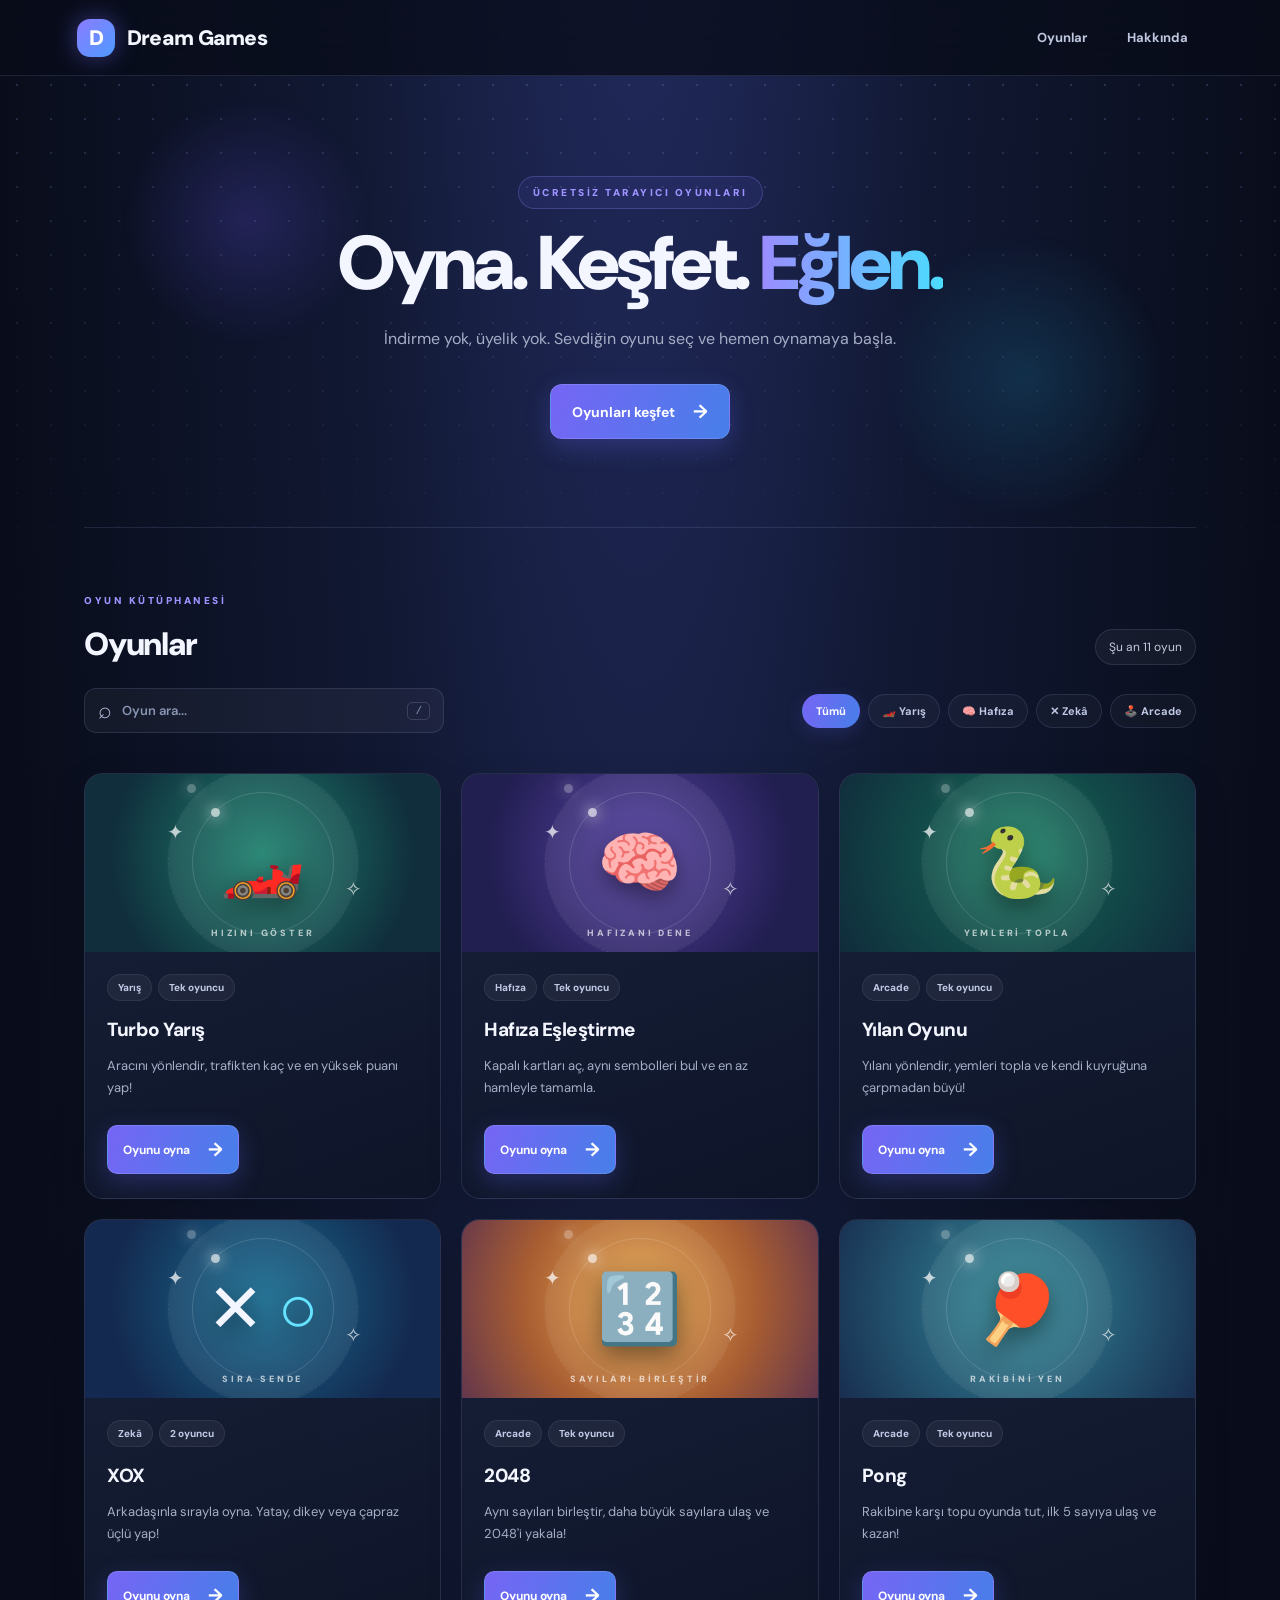
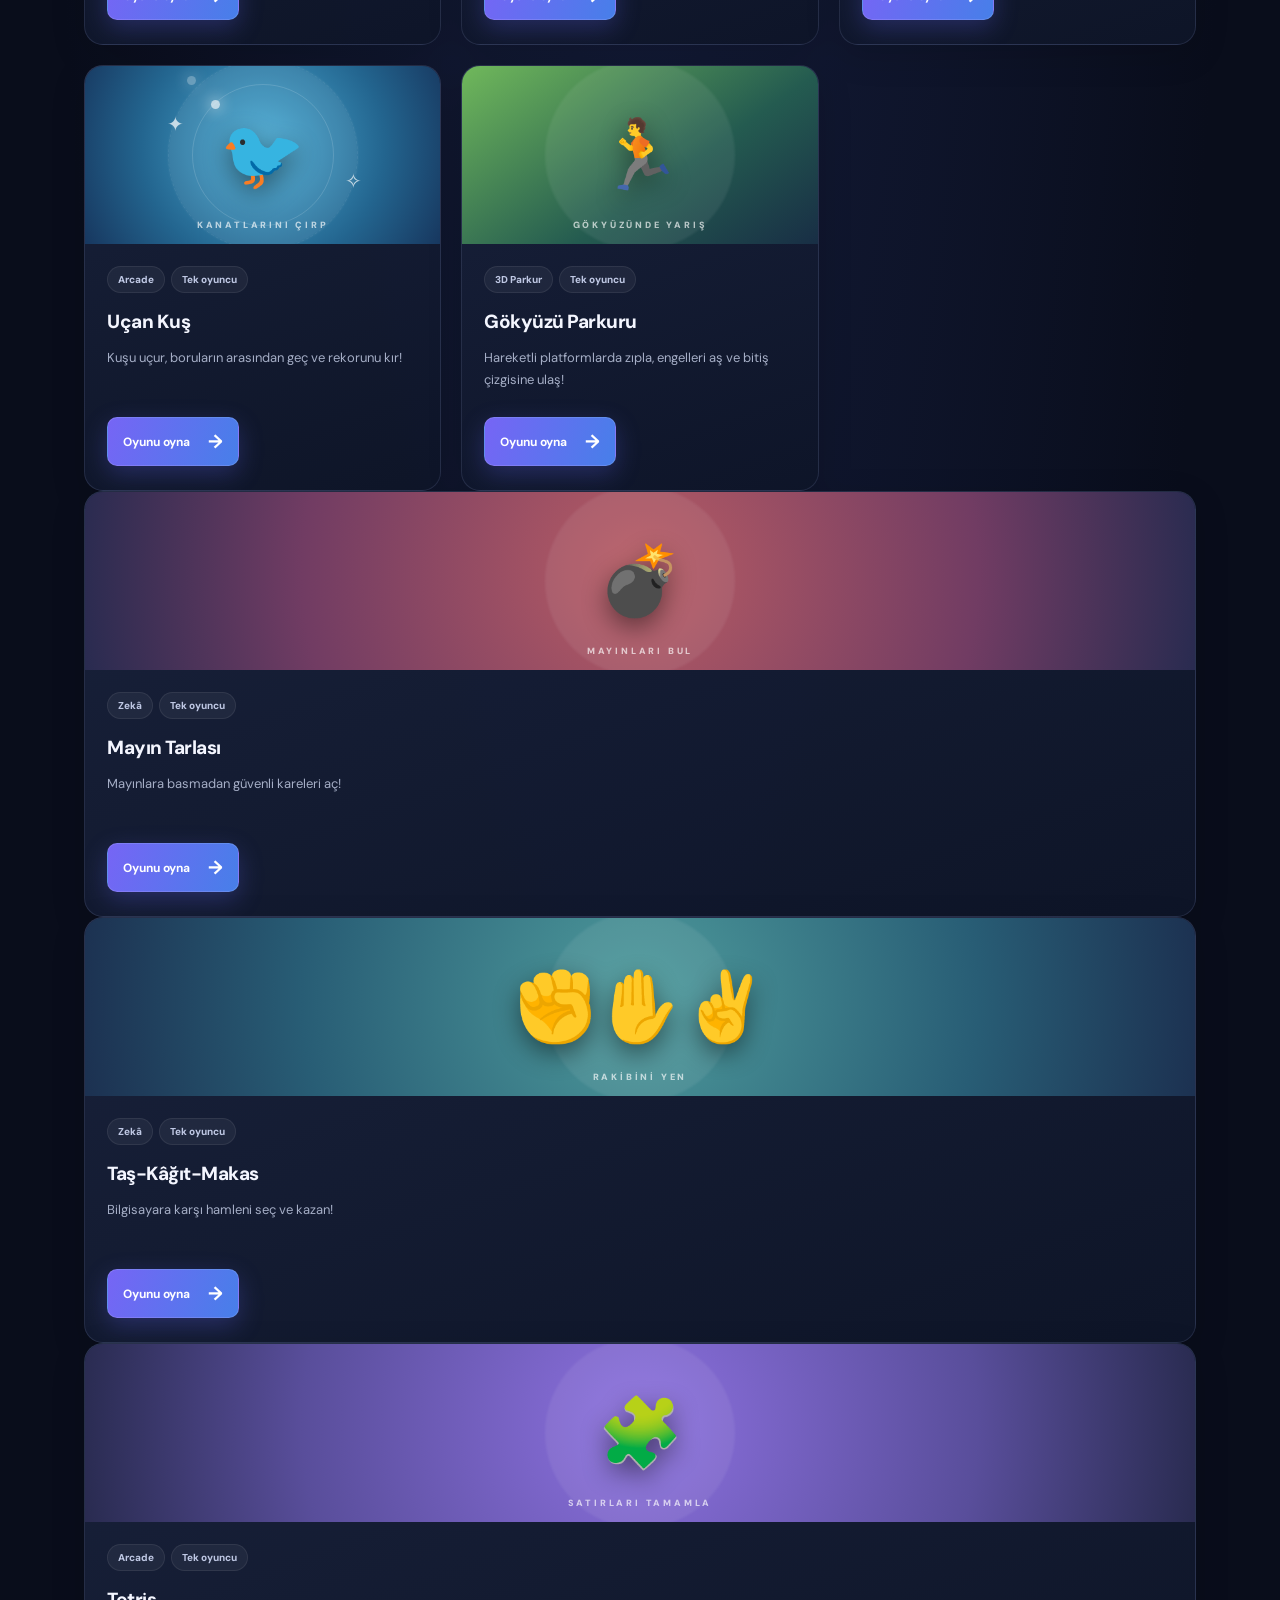
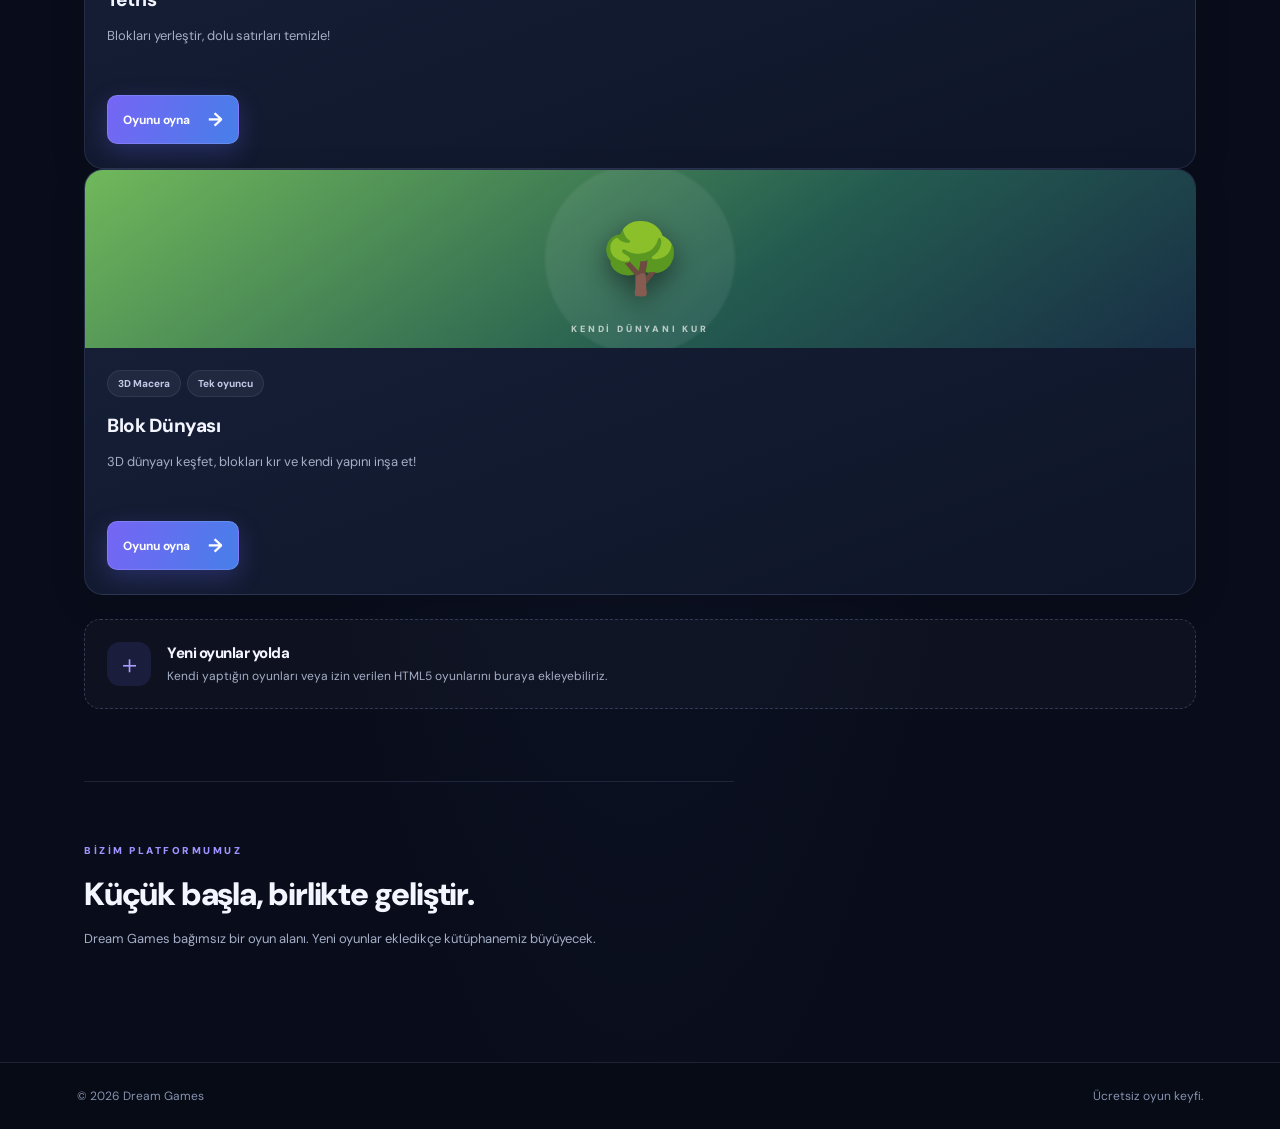
<file: index.html>
<!doctype html>
<html lang="tr">
<head>
  <meta charset="utf-8">
  <meta name="viewport" content="width=device-width, initial-scale=1">
  <meta name="description" content="Dream Games — ücretsiz tarayıcı oyunları.">
  <title>Dream Games — Ücretsiz Tarayıcı Oyunları</title>
  <link rel="stylesheet" href="style.css">
</head>
<body>
  <header class="topbar">
    <a class="brand" href="#"><span class="brand-mark">D</span> Dream Games</a>
    <nav aria-label="Ana menü"><a href="#oyunlar">Oyunlar</a><a href="#hakkinda">Hakkında</a></nav>
  </header>
  <main>
    <section class="hero">
      <p class="eyebrow">ÜCRETSİZ TARAYICI OYUNLARI</p>
      <h1>Oyna. Keşfet. <span>Eğlen.</span></h1>
      <p class="hero-copy">İndirme yok, üyelik yok. Sevdiğin oyunu seç ve hemen oynamaya başla.</p>
      <a class="primary-button" href="#oyunlar">Oyunları keşfet <span aria-hidden="true">→</span></a>
    </section>
    <section id="oyunlar" class="games-section">
      <div class="section-heading"><div><p class="eyebrow">OYUN KÜTÜPHANESİ</p><h2>Oyunlar</h2></div><span class="game-count">Şu an 11 oyun</span></div>
      <div class="library-tools" aria-label="Oyun arama ve filtreleme">
        <label class="search-box"><span aria-hidden="true">⌕</span><input id="gameSearch" type="search" placeholder="Oyun ara..." autocomplete="off" aria-label="Oyun ara"><kbd>/</kbd></label>
        <div class="filter-list" role="group" aria-label="Oyun kategorileri">
          <button class="filter-button active" type="button" data-filter="all" aria-pressed="true">Tümü</button>
          <button class="filter-button" type="button" data-filter="Yarış" aria-pressed="false">🏎️ Yarış</button>
          <button class="filter-button" type="button" data-filter="Hafıza" aria-pressed="false">🧠 Hafıza</button>
          <button class="filter-button" type="button" data-filter="Zekâ" aria-pressed="false">✕ Zekâ</button>
          <button class="filter-button" type="button" data-filter="Arcade" aria-pressed="false">🕹️ Arcade</button>
        </div>
      </div>
      <p class="search-result" id="searchResult" aria-live="polite"></p>
      <div class="game-grid">
        <article class="game-card" data-category="Yarış">
          <div class="game-art art-race"><span class="art-orbit orbit-one"></span><span class="art-orbit orbit-two"></span><span class="art-spark spark-one">✦</span><span class="art-spark spark-two">✧</span><span class="art-main-icon">🏎️</span><span class="art-caption">HIZINI GÖSTER</span></div>
          <div class="game-info"><div><span class="tag">Yarış</span><span class="tag">Tek oyuncu</span></div>
            <h3>Turbo Yarış</h3><p>Aracını yönlendir, trafikten kaç ve en yüksek puanı yap!</p>
            <button class="play-button" data-game="race">Oyunu oyna <span>→</span></button>
          </div>
        </article>
        <article class="game-card" data-category="Hafıza">
          <div class="game-art art-memory"><span class="art-orbit orbit-one"></span><span class="art-orbit orbit-two"></span><span class="art-spark spark-one">✦</span><span class="art-spark spark-two">✧</span><span class="art-main-icon">🧠</span><span class="art-caption">HAFIZANI DENE</span></div>
          <div class="game-info"><div><span class="tag">Hafıza</span><span class="tag">Tek oyuncu</span></div>
            <h3>Hafıza Eşleştirme</h3><p>Kapalı kartları aç, aynı sembolleri bul ve en az hamleyle tamamla.</p>
            <button class="play-button" data-game="memory">Oyunu oyna <span>→</span></button>
          </div>
        </article>
        <article class="game-card" data-category="Arcade">
          <div class="game-art art-snake"><span class="art-orbit orbit-one"></span><span class="art-orbit orbit-two"></span><span class="art-spark spark-one">✦</span><span class="art-spark spark-two">✧</span><span class="art-main-icon">🐍</span><span class="art-caption">YEMLERİ TOPLA</span></div>
          <div class="game-info"><div><span class="tag">Arcade</span><span class="tag">Tek oyuncu</span></div>
            <h3>Yılan Oyunu</h3><p>Yılanı yönlendir, yemleri topla ve kendi kuyruğuna çarpmadan büyü!</p>
            <button class="play-button" data-game="snake">Oyunu oyna <span>→</span></button>
          </div>
        </article>
        <article class="game-card" data-category="Zekâ">
          <div class="game-art art-tictactoe"><span class="art-orbit orbit-one"></span><span class="art-orbit orbit-two"></span><span class="art-spark spark-one">✦</span><span class="art-spark spark-two">✧</span><span class="art-main-icon">✕ <i>○</i></span><span class="art-caption">SIRA SENDE</span></div>
          <div class="game-info"><div><span class="tag">Zekâ</span><span class="tag">2 oyuncu</span></div>
            <h3>XOX</h3><p>Arkadaşınla sırayla oyna. Yatay, dikey veya çapraz üçlü yap!</p>
            <button class="play-button" data-game="tictactoe">Oyunu oyna <span>→</span></button>
          </div>
        </article>
        <article class="game-card" data-category="Arcade">
          <div class="game-art art-2048"><span class="art-orbit orbit-one"></span><span class="art-orbit orbit-two"></span><span class="art-spark spark-one">✦</span><span class="art-spark spark-two">✧</span><span class="art-main-icon">🔢</span><span class="art-caption">SAYILARI BİRLEŞTİR</span></div>
          <div class="game-info"><div><span class="tag">Arcade</span><span class="tag">Tek oyuncu</span></div>
            <h3>2048</h3><p>Aynı sayıları birleştir, daha büyük sayılara ulaş ve 2048'i yakala!</p>
            <button class="play-button" data-game="2048">Oyunu oyna <span>→</span></button>
          </div>
        </article>
        <article class="game-card" data-category="Arcade">
          <div class="game-art art-pong"><span class="art-orbit orbit-one"></span><span class="art-orbit orbit-two"></span><span class="art-spark spark-one">✦</span><span class="art-spark spark-two">✧</span><span class="art-main-icon">🏓</span><span class="art-caption">RAKİBİNİ YEN</span></div>
          <div class="game-info"><div><span class="tag">Arcade</span><span class="tag">Tek oyuncu</span></div>
            <h3>Pong</h3><p>Rakibine karşı topu oyunda tut, ilk 5 sayıya ulaş ve kazan!</p>
            <button class="play-button" data-game="pong">Oyunu oyna <span>→</span></button>
          </div>
        </article>
        <article class="game-card" data-category="Arcade">
          <div class="game-art art-flappy"><span class="art-orbit orbit-one"></span><span class="art-orbit orbit-two"></span><span class="art-spark spark-one">✦</span><span class="art-spark spark-two">✧</span><span class="art-main-icon">🐦</span><span class="art-caption">KANATLARINI ÇIRP</span></div>
          <div class="game-info"><div><span class="tag">Arcade</span><span class="tag">Tek oyuncu</span></div>
            <h3>Uçan Kuş</h3><p>Kuşu uçur, boruların arasından geç ve rekorunu kır!</p>
            <button class="play-button" data-game="flappy">Oyunu oyna <span>→</span></button>
          </div>
        </article>
        <article class="game-card" data-category="Arcade">
          <div class="game-art art-voxel"><span class="art-main-icon">🏃</span><span class="art-caption">GÖKYÜZÜNDE YARIŞ</span></div>
          <div class="game-info"><div><span class="tag">3D Parkur</span><span class="tag">Tek oyuncu</span></div>
            <h3>Gökyüzü Parkuru</h3><p>Hareketli platformlarda zıpla, engelleri aş ve bitiş çizgisine ulaş!</p>
            <button class="play-button" data-game="parkour">Oyunu oyna <span>→</span></button>
          </div>
        </article>
      </div>

        <article class="game-card" data-category="Zekâ"><div class="game-art art-mines"><span class="art-main-icon">💣</span><span class="art-caption">MAYINLARI BUL</span></div><div class="game-info"><div><span class="tag">Zekâ</span><span class="tag">Tek oyuncu</span></div><h3>Mayın Tarlası</h3><p>Mayınlara basmadan güvenli kareleri aç!</p><button class="play-button" data-game="mines">Oyunu oyna <span>→</span></button></div></article>
        <article class="game-card" data-category="Zekâ"><div class="game-art art-rps"><span class="art-main-icon">✊✋✌️</span><span class="art-caption">RAKİBİNİ YEN</span></div><div class="game-info"><div><span class="tag">Zekâ</span><span class="tag">Tek oyuncu</span></div><h3>Taş-Kâğıt-Makas</h3><p>Bilgisayara karşı hamleni seç ve kazan!</p><button class="play-button" data-game="rps">Oyunu oyna <span>→</span></button></div></article>
        <article class="game-card" data-category="Arcade"><div class="game-art art-tetris"><span class="art-main-icon">🧩</span><span class="art-caption">SATIRLARI TAMAMLA</span></div><div class="game-info"><div><span class="tag">Arcade</span><span class="tag">Tek oyuncu</span></div><h3>Tetris</h3><p>Blokları yerleştir, dolu satırları temizle!</p><button class="play-button" data-game="tetris">Oyunu oyna <span>→</span></button></div></article>
      <article class="game-card" data-category="Arcade"><div class="game-art art-voxel"><span class="art-main-icon">🌳</span><span class="art-caption">KENDİ DÜNYANI KUR</span></div><div class="game-info"><div><span class="tag">3D Macera</span><span class="tag">Tek oyuncu</span></div><h3>Blok Dünyası</h3><p>3D dünyayı keşfet, blokları kır ve kendi yapını inşa et!</p><button class="play-button" data-game="voxel">Oyunu oyna <span>→</span></button></div></article>
      <div class="add-note"><div class="add-icon">＋</div><div><h3>Yeni oyunlar yolda</h3><p>Kendi yaptığın oyunları veya izin verilen HTML5 oyunlarını buraya ekleyebiliriz.</p></div></div>
    </section>
    <section id="hakkinda" class="about-section"><p class="eyebrow">BİZİM PLATFORMUMUZ</p><h2>Küçük başla, birlikte geliştir.</h2><p>Dream Games bağımsız bir oyun alanı. Yeni oyunlar ekledikçe kütüphanemiz büyüyecek.</p></section>
  </main>
  <footer><span>© <span id="year"></span> Dream Games</span><span>Ücretsiz oyun keyfi.</span></footer>
  <div class="modal" id="gameModal" aria-hidden="true"><div class="modal-panel" role="dialog" aria-modal="true" aria-labelledby="modalTitle">
    <div class="modal-header"><div><p class="eyebrow">ŞİMDİ OYNA</p><h2 id="modalTitle">Oyun</h2></div><button class="close-button" id="closeModal" aria-label="Oyunu kapat">✕</button></div>
    <div id="gameArea" class="game-area"></div>
  </div></div>
  <script src="games.js"></script><script src="main.js"></script>
</body>
</html>
</file>
<file: style.css>
@import url('https://fonts.googleapis.com/css2?family=DM+Sans:wght@400;500;600;700;800;900&display=swap');
:root{
  --bg:#090d1b;--panel:#11182b;--panel2:#151e35;--ink:#f4f6ff;--muted:#a5aec6;
  --line:rgba(180,194,255,.13);--accent:#8b7cff;--accent2:#45d7ff;
  --soft:rgba(139,124,255,.13);--shadow:0 22px 60px rgba(0,0,0,.28)
}
*{box-sizing:border-box}
html{scroll-behavior:smooth;scroll-padding-top:90px}
body{margin:0;background:radial-gradient(ellipse at 50% -20%,#26306a 0%,#111832 35%,var(--bg) 72%);color:var(--ink);font-family:"DM Sans",Arial,sans-serif;min-height:100vh}
body:before{content:"";position:fixed;inset:0;pointer-events:none;opacity:.22;background-image:radial-gradient(#9caaff 1px,transparent 1px);background-size:34px 34px;mask-image:linear-gradient(to bottom,black,transparent 70%)}
a{color:inherit;text-decoration:none}
.topbar{height:76px;padding:0 max(6vw,24px);display:flex;align-items:center;justify-content:space-between;border-bottom:1px solid var(--line);background:rgba(8,12,26,.76);backdrop-filter:blur(18px);position:sticky;top:0;z-index:4}
.brand{display:flex;align-items:center;gap:12px;font-weight:900;font-size:21px;letter-spacing:-.7px}
.brand-mark{width:38px;height:38px;display:grid;place-items:center;background:linear-gradient(135deg,var(--accent),#4e9bff);color:white;border-radius:13px;font-weight:900;box-shadow:0 0 24px #766cff70}
nav{display:flex;gap:10px;color:#c0c8e0;font-size:13px;font-weight:700}
nav a{padding:10px 15px;border-radius:10px;transition:.2s}
nav a:hover{color:white;background:var(--soft)}
main{max-width:1160px;margin:auto;padding:0 24px;position:relative}
.hero{padding:100px 0 88px;text-align:center;position:relative;border-bottom:1px solid var(--line);overflow:hidden}
.hero:before,.hero:after{content:"";position:absolute;border-radius:50%;filter:blur(2px);pointer-events:none;z-index:-1}
.hero:before{width:260px;height:260px;left:3%;top:15px;background:radial-gradient(circle,#705bff35,transparent 68%)}
.hero:after{width:300px;height:300px;right:2%;bottom:0;background:radial-gradient(circle,#28c9ff26,transparent 68%)}
.eyebrow{font-size:10px;letter-spacing:2.5px;font-weight:900;color:#9e93ff;margin:0 0 16px}
.hero .eyebrow{display:inline-block;padding:9px 14px;border:1px solid #9385ff45;background:#7868ff16;border-radius:30px}
h1{font-size:clamp(44px,7vw,76px);letter-spacing:-4px;line-height:1.03;margin:0;font-weight:900}
h1 span{background:linear-gradient(90deg,#9b8cff,#4bdcff);-webkit-background-clip:text;background-clip:text;color:transparent}
.hero-copy{color:var(--muted);font-size:16px;line-height:1.8;max-width:550px;margin:22px auto 30px}
.primary-button,.play-button{border:1px solid #ffffff20;background:linear-gradient(110deg,#7665f5,#477fe9);color:white;border-radius:12px;padding:14px 21px;font:700 14px "DM Sans",Arial,sans-serif;cursor:pointer;display:inline-flex;align-items:center;gap:18px;transition:transform .22s,box-shadow .22s,filter .22s;box-shadow:0 8px 25px #5e61e64a}
.primary-button:hover,.play-button:hover{transform:translateY(-3px);filter:brightness(1.12);box-shadow:0 13px 32px #5e61e680}
.primary-button span,.play-button span{font-size:19px}
.games-section{padding:66px 0 72px}
.section-heading{display:flex;justify-content:space-between;align-items:end;margin-bottom:27px}
h2{font-size:32px;letter-spacing:-1.2px;margin:0;font-weight:900}
.game-count{color:#c4cbe0;font-size:12px;background:#ffffff0b;border:1px solid var(--line);padding:9px 13px;border-radius:30px}
.game-grid{display:grid;grid-template-columns:repeat(3,minmax(0,1fr));gap:20px}
.game-card{border:1px solid var(--line);border-radius:19px;overflow:hidden;background:linear-gradient(160deg,rgba(25,34,60,.98),rgba(14,21,40,.98));transition:transform .25s,border-color .25s,box-shadow .25s;box-shadow:0 10px 35px #0002}
.game-card:hover{border-color:#9385ff8a;transform:translateY(-7px);box-shadow:0 20px 45px #0006,0 0 28px #766cff20}
.game-art{height:178px;display:grid;place-items:center;font-size:68px;position:relative;overflow:hidden;isolation:isolate}
.game-art:before{content:"";position:absolute;width:190px;height:190px;border-radius:50%;background:#ffffff12;filter:blur(1px);animation:art-pulse 4s ease-in-out infinite}
.game-art:after{content:"";position:absolute;inset:0;background:linear-gradient(115deg,transparent 20%,#ffffff12 48%,transparent 72%);transform:translateX(-120%);animation:art-shine 6s ease-in-out infinite;pointer-events:none}
.art-main-icon{position:relative;z-index:2;filter:drop-shadow(0 9px 13px #0007);transition:transform .35s;animation:icon-float 3s ease-in-out infinite}
.game-card:hover .art-main-icon{transform:scale(1.2) rotate(-7deg)}
.art-orbit{position:absolute;z-index:1;width:142px;height:142px;border:1px solid #ffffff24;border-radius:50%;animation:orbit-spin 12s linear infinite}
.art-orbit:after{content:"";position:absolute;width:9px;height:9px;border-radius:50%;background:#ffffffa8;top:15px;left:18px;box-shadow:0 0 15px #fff}
.orbit-two{width:190px;height:190px;border-style:dashed;opacity:.45;animation-direction:reverse;animation-duration:20s}
.art-spark{position:absolute;z-index:2;font-size:20px;color:#ffffffb8;animation:sparkle 2.4s ease-in-out infinite}
.spark-one{left:23%;top:25%}.spark-two{right:22%;bottom:28%;animation-delay:1.1s}
.art-caption{position:absolute;z-index:2;bottom:13px;left:0;right:0;text-align:center;font-size:9px;letter-spacing:2.8px;font-weight:900;color:#ffffffa8}
@keyframes icon-float{0%,100%{translate:0 0}50%{translate:0 -8px}}
@keyframes orbit-spin{to{rotate:360deg}}
@keyframes art-pulse{0%,100%{transform:scale(.9);opacity:.55}50%{transform:scale(1.12);opacity:1}}
@keyframes art-shine{0%,65%,100%{transform:translateX(-120%)}82%{transform:translateX(120%)}}
@keyframes sparkle{0%,100%{opacity:.35;scale:.8}50%{opacity:1;scale:1.25}}
.art-memory{background:radial-gradient(circle at 50% 45%,#5742a5,#211e50 75%)}
.art-tictactoe{background:radial-gradient(circle at 50% 45%,#176c91,#14294f 75%)}
.art-tictactoe i{font-style:normal;color:#64e2ff}
.art-race{background:radial-gradient(circle at 50% 45%,#1d806e,#102e3c 75%)}
.game-info{padding:22px 22px 24px}
.tag{display:inline-block;background:#ffffff0d;color:#bfc8e4;border:1px solid #ffffff12;border-radius:20px;padding:6px 10px;font-size:10px;font-weight:800;margin-right:6px}
h3{font-size:19px;margin:16px 0 8px;letter-spacing:-.5px;font-weight:800}
.game-info p,.about-section>p:last-child{color:var(--muted);font-size:13px;line-height:1.7;min-height:45px}
.play-button{margin-top:12px;padding:11px 15px;font-size:12px;border-radius:10px}
.add-note{display:flex;align-items:center;gap:16px;padding:22px;border:1px dashed #7d8bb855;border-radius:16px;margin-top:24px;background:#ffffff06}
.add-icon{width:44px;height:44px;flex:0 0 44px;border-radius:13px;background:#7868ff20;color:#a99eff;display:grid;place-items:center;font-size:25px}
.add-note h3{margin:0 0 4px;font-size:15px}.add-note p{margin:0;color:var(--muted);font-size:12px;line-height:1.5}
.about-section{padding:62px 0 76px;border-top:1px solid var(--line);max-width:650px}
.about-section>p:last-child{max-width:520px}
footer{border-top:1px solid var(--line);padding:25px max(6vw,24px);display:flex;justify-content:space-between;color:#8792ae;font-size:12px;background:#070b16}
.modal{position:fixed;inset:0;background:#050816d9;backdrop-filter:blur(9px);display:none;align-items:center;justify-content:center;padding:18px;z-index:5}
.modal.open{display:flex}
.modal-panel{background:linear-gradient(145deg,#17213b,#0d1428);border:1px solid #9b9dff35;color:var(--ink);width:min(760px,100%);max-height:94vh;overflow:auto;border-radius:20px;padding:24px;box-shadow:0 25px 90px #0009}
.modal-header{display:flex;justify-content:space-between;align-items:center;border-bottom:1px solid var(--line);padding-bottom:17px}
.modal-header h2{font-size:24px}
.close-button{border:1px solid var(--line);background:#ffffff0d;color:white;width:38px;height:38px;border-radius:11px;font-size:17px;cursor:pointer;transition:.2s}
.close-button:hover{background:#ff5d7b;color:white}
.game-area{padding:20px 0 4px;min-height:250px}
.game-status{text-align:center;font-weight:800;margin:0 0 18px;color:#e8ebff}
.memory-board{display:grid;grid-template-columns:repeat(4,1fr);gap:10px;max-width:390px;margin:auto}
.memory-card{aspect-ratio:1;border:1px solid #a49aff30;border-radius:12px;background:#272b58;color:#b9b0ff;font-size:30px;cursor:pointer;transition:.18s}
.memory-card:hover{transform:scale(1.04);background:#353878}
.memory-card.flipped,.memory-card.matched{background:linear-gradient(135deg,#7665f5,#477fe9);color:white}
.memory-card.matched{opacity:.58}
.game-actions{text-align:center;margin-top:18px}
.secondary-button{background:#ffffff12;color:#e9ecff;border:1px solid var(--line);border-radius:10px;padding:10px 15px;font-weight:700;cursor:pointer}
.secondary-button:hover{background:#ffffff20}
.xox-board{display:grid;grid-template-columns:repeat(3,minmax(65px,95px));gap:8px;justify-content:center}
.xox-cell{height:85px;border:1px solid var(--line);border-radius:12px;background:#ffffff0b;font-size:38px;font-weight:800;color:#a99eff;cursor:pointer;transition:.18s}
.xox-cell:hover:not(:disabled){background:#7868ff25;transform:scale(1.03)}
.xox-cell:disabled{cursor:default}.xox-cell.o{color:#60dfff}
.race-wrap{max-width:460px;margin:auto}
.race-hud{display:flex;justify-content:space-between;gap:10px;margin-bottom:10px;font-weight:800;font-size:13px}
.race-hud span{background:#ffffff12;border:1px solid var(--line);padding:8px 12px;border-radius:9px;color:#eef0ff}
.race-canvas{display:block;width:100%;max-width:420px;height:auto;margin:auto;background:#242a32;border-radius:14px;touch-action:none;border:1px solid #ffffff20}
.race-help{text-align:center;color:var(--muted);font-size:12px;line-height:1.6;margin:12px 0}
.race-controls{display:flex;justify-content:center;gap:14px;margin-top:10px}
.race-controls button{width:76px;height:48px;border:1px solid #9b91ff45;border-radius:12px;background:#7868ff25;color:#dcd8ff;font-size:24px;font-weight:800;touch-action:none}
.race-controls button:active{background:#6256d6}
.race-start{display:block;margin:12px auto 0}
button:focus-visible,a:focus-visible{outline:3px solid #63dfff;outline-offset:3px}
@media(max-width:850px){.game-grid{grid-template-columns:repeat(2,minmax(0,1fr))}}
@media(max-width:600px){
 .topbar{height:65px;padding:0 18px}.brand{font-size:18px}.brand-mark{width:34px;height:34px}
 nav{gap:2px;font-size:11px}nav a{padding:9px}
 main{padding:0 17px}.hero{padding:70px 0 66px}h1{font-size:clamp(42px,12vw,60px);letter-spacing:-2.5px}
 .hero-copy{font-size:14px}.games-section{padding:48px 0}.game-grid{grid-template-columns:1fr;gap:16px}
 .game-art{height:155px}.section-heading h2{font-size:27px}.game-info{padding:20px}
 footer{gap:12px;flex-wrap:wrap;padding:22px 18px}
 .modal-panel{padding:17px}.memory-board{gap:7px}.memory-card{font-size:25px}
 .race-hud{font-size:11px}.race-controls button{width:90px;height:52px}
}
@media(prefers-reduced-motion:reduce){*,*:before,*:after{scroll-behavior:auto!important;transition:none!important;animation:none!important}}


/* Oyun arama ve kategori filtreleri */
.library-tools{display:flex;align-items:center;justify-content:space-between;gap:14px;margin:-4px 0 12px;flex-wrap:wrap}
.search-box{display:flex;align-items:center;gap:10px;min-width:min(100%,280px);max-width:360px;flex:1;background:#ffffff0b;border:1px solid var(--line);border-radius:12px;padding:0 13px;color:#aeb9d6;transition:border-color .2s,box-shadow .2s}
.search-box:focus-within{border-color:#8b7cff;box-shadow:0 0 0 3px #7868ff20}
.search-box>span{font-size:23px;line-height:1}.search-box input{width:100%;min-width:0;background:transparent;border:0;outline:0;color:var(--ink);font:600 13px "DM Sans",Arial,sans-serif;padding:13px 0}.search-box input::placeholder{color:#8995b2}
.search-box kbd{border:1px solid #ffffff24;border-radius:5px;padding:2px 7px;font-size:11px;color:#8995b2}
.filter-list{display:flex;gap:8px;flex-wrap:wrap}.filter-button{border:1px solid var(--line);background:#ffffff08;color:#bfc8e4;border-radius:22px;padding:9px 13px;font:700 11px "DM Sans",Arial,sans-serif;cursor:pointer;transition:background .2s,border-color .2s,color .2s,transform .2s}
.filter-button:hover{transform:translateY(-2px);border-color:#9385ff88;color:white}.filter-button.active{background:linear-gradient(110deg,#7665f5,#477fe9);border-color:transparent;color:white;box-shadow:0 5px 18px #5e61e633}
.search-result{min-height:18px;margin:0 0 10px;color:var(--muted);font-size:11px}.game-card[hidden]{display:none!important}
.no-games{grid-column:1/-1;text-align:center;padding:38px 18px;border:1px dashed #7d8bb855;border-radius:16px;color:var(--muted);background:#ffffff05}.no-games strong{display:block;color:var(--ink);font-size:16px;margin-bottom:6px}
@media(max-width:600px){.library-tools{align-items:stretch}.search-box{max-width:none;flex-basis:100%}.filter-list{width:100%;gap:6px}.filter-button{flex:1;padding:9px 8px;font-size:10px}}


/* Yılan Oyunu kartı */
.art-snake{background:radial-gradient(circle at 50% 45%,#21866b 0%,#124b49 48%,#102b3b 100%)}
.snake-wrap{max-width:520px;margin:0 auto;color:var(--ink)}
.snake-hud{display:flex;justify-content:space-between;gap:12px;margin-bottom:12px;flex-wrap:wrap;color:var(--muted);font-weight:700;font-size:13px}
.snake-board{display:block;width:min(100%,420px);height:auto;margin:0 auto;border:1px solid #5ce0b766;border-radius:14px;background:#071b25;box-shadow:0 12px 35px #0005;touch-action:none}
.snake-actions{display:flex;justify-content:center;gap:10px;flex-wrap:wrap;margin:14px 0 8px}
.snake-actions button,.snake-pad button{border:1px solid var(--line);background:#ffffff10;color:var(--ink);border-radius:11px;padding:10px 16px;font:700 13px "DM Sans",Arial,sans-serif;cursor:pointer}
.snake-actions button.primary{background:linear-gradient(110deg,#7665f5,#477fe9);border:0;color:white}
.snake-pad{display:grid;grid-template-columns:repeat(3,48px);grid-template-rows:repeat(2,42px);gap:6px;justify-content:center;margin:12px auto 4px}
.snake-pad button{padding:0;font-size:18px;touch-action:manipulation}
.snake-pad [data-dir="up"]{grid-column:2;grid-row:1}.snake-pad [data-dir="left"]{grid-column:1;grid-row:2}.snake-pad [data-dir="down"]{grid-column:2;grid-row:2}.snake-pad [data-dir="right"]{grid-column:3;grid-row:2}
.snake-help{text-align:center;color:var(--muted);font-size:12px;margin:10px 0 0}
@media(min-width:700px){.snake-pad{display:none}}

/* Uçan Kuş */
.art-flappy{background:radial-gradient(circle at 50% 45%,#4badd6 0%,#23658f 60%,#17375f 100%)}
.flappy-wrap{max-width:460px;margin:0 auto}
.flappy-canvas{display:block;width:min(100%,420px);height:auto;margin:0 auto;border:1px solid #ffffff33;border-radius:14px;box-shadow:0 12px 35px #0005;touch-action:manipulation;cursor:pointer}


/* Yeni oyun kartları */
.art-2048{background:radial-gradient(circle at 50% 45%,#e9a94e 0%,#a85d32 58%,#63364c 100%)}
.art-pong{background:radial-gradient(circle at 50% 45%,#368d9b 0%,#23546f 58%,#182e50 100%)}
/* 2048 */
.game2048-wrap{max-width:430px;margin:0 auto;text-align:center;color:#eef2ff}
.game2048-top{display:flex;justify-content:space-between;align-items:center;margin-bottom:14px;text-align:left}.game2048-top strong{font-size:30px}.game2048-top p{margin:3px 0;color:#aebbd2;font-size:13px}.game2048-score{background:#273651;padding:9px 13px;border-radius:10px;font-size:12px;color:#c4cee0}.game2048-score b{display:block;font-size:20px;color:#fff}
.game2048-board{display:grid;grid-template-columns:repeat(4,1fr);gap:8px;background:#273651;padding:9px;border-radius:14px;touch-action:pan-y;user-select:none}.game2048-cell{aspect-ratio:1;display:grid;place-items:center;border-radius:9px;background:#34445f;font-size:clamp(20px,5vw,30px);font-weight:800;color:#283044}.game2048-cell.empty{background:#1c2940}.game2048-cell.v2{background:#eee4da}.game2048-cell.v4{background:#ede0c8}.game2048-cell.v8{background:#f2b179;color:#fff}.game2048-cell.v16{background:#f59563;color:#fff}.game2048-cell.v32{background:#f67c5f;color:#fff}.game2048-cell.v64{background:#f65e3b;color:#fff}.game2048-cell.v128,.game2048-cell.v256{background:#edcf72;color:#fff;font-size:24px}.game2048-cell.v512,.game2048-cell.v1024,.game2048-cell.v2048,.game2048-cell.v4096{background:#edc53f;color:#fff;font-size:20px}
.game2048-controls{display:flex;flex-direction:column;align-items:center;gap:5px;margin:12px auto 6px}.game2048-controls div{display:flex;gap:5px}.game2048-controls button,.pong-controls button{width:48px;height:38px;border:1px solid #ffffff25;border-radius:9px;background:#293955;color:#fff;font-size:20px;cursor:pointer}.game2048-status,.pong-wrap p{min-height:22px;color:#bac7dc;font-size:13px;margin:8px 0}.game-action{border:0;border-radius:9px;background:#7665ed;color:#fff;padding:10px 18px;font-weight:700;cursor:pointer}
/* Pong */
.pong-wrap{max-width:680px;margin:0 auto;text-align:center;color:#eef2ff}.pong-score{display:flex;justify-content:space-between;align-items:center;margin:0 0 10px;font-size:12px;color:#aebbd2}.pong-score b{font-size:22px;color:#fff;margin-left:5px}.pong-wrap canvas{display:block;width:100%;height:auto;border:1px solid #ffffff30;border-radius:12px;touch-action:pan-y}.pong-controls{display:flex;justify-content:center;gap:10px;margin-top:12px}.pong-controls button{width:auto;padding:0 14px;font-size:13px}
@media(max-width:480px){.game2048-board{gap:6px;padding:7px}.game2048-cell{border-radius:7px}.pong-score{font-size:10px}}


/* Mayın Tarlası, Taş-Kâğıt-Makas ve Tetris */
.art-mines{background:radial-gradient(circle at 50% 45%,#b85c64,#713c63 60%,#292b50)}
.art-rps{background:radial-gradient(circle at 50% 45%,#4e9b9c,#285d75 60%,#1c3151)}
.art-tetris{background:radial-gradient(circle at 50% 45%,#8c70df,#594e9b 60%,#292b50)}
.newgame-wrap{max-width:480px;margin:0 auto;text-align:center;color:#eef2ff}
.newgame-status{color:#c4cee0;font-size:13px;min-height:22px;margin:10px 0}
.newgame-actions{display:flex;justify-content:center;gap:8px;flex-wrap:wrap;margin:12px 0}
.newgame-actions button,.rps-choices button{border:1px solid #ffffff25;background:#293955;color:#fff;border-radius:10px;padding:10px 14px;font-weight:700;cursor:pointer}
.mine-board{display:grid;grid-template-columns:repeat(9,minmax(0,1fr));gap:4px;max-width:360px;margin:12px auto}
.mine-cell{aspect-ratio:1;min-width:0;border:1px solid #ffffff20;border-radius:5px;background:#34445f;color:#fff;font-weight:800;font-size:clamp(12px,3vw,18px);cursor:pointer}
.mine-cell.revealed{background:#dce5ef;color:#25334a;cursor:default}.mine-cell[data-num="1"]{color:#2673d9}.mine-cell[data-num="2"]{color:#27945c}.mine-cell[data-num="3"]{color:#d94c4c}.mine-cell[data-num="4"]{color:#7049bb}
.rps-score{display:flex;justify-content:space-around;margin:16px 0;color:#c4cee0}.rps-score b{display:block;color:white;font-size:26px}.rps-choices{display:flex;justify-content:center;gap:12px;margin:22px 0}.rps-choices button{font-size:34px;min-width:88px;padding:14px 10px}.rps-choices small{display:block;font-size:12px;margin-top:6px}
.tetris-wrap{max-width:340px}.tetris-score{color:#c4cee0;margin:8px}.tetris-score b{color:white;font-size:20px}.tetris-wrap canvas{display:block;width:min(100%,300px);height:auto;margin:0 auto;border:1px solid #ffffff30;border-radius:10px;touch-action:pan-y}


/* 3D Blok Dünyası */
.art-voxel{background:linear-gradient(145deg,#70b85b,#245b50 60%,#182e45)}
.voxel-wrap{max-width:900px;margin:0 auto;color:#eef2ff}
.voxel-hud{display:flex;justify-content:space-between;gap:12px;flex-wrap:wrap;color:#c8d5e7;font-size:12px;margin-bottom:10px}
.voxel-hud span:first-child{font-weight:800;color:#fff}
.voxel-stage{height:min(62vh,540px);min-height:340px;position:relative;overflow:hidden;border:1px solid #ffffff30;border-radius:13px;background:#8bc9ef}
.voxel-stage canvas{display:block;width:100%;height:100%;cursor:crosshair}
.voxel-crosshair{position:absolute;z-index:2;left:50%;top:50%;transform:translate(-50%,-50%);font-size:24px;color:white;text-shadow:0 1px 4px #000;pointer-events:none}
.voxel-start{position:absolute;z-index:3;inset:0;display:flex;flex-direction:column;align-items:center;justify-content:center;text-align:center;background:#091323a8;backdrop-filter:blur(3px);padding:20px}
.voxel-start h3{font-size:28px;margin:0 0 8px}.voxel-start p{color:#e0e8f4}
.voxel-tools{display:flex;align-items:center;justify-content:center;gap:7px;flex-wrap:wrap;margin:12px 0}
.voxel-tools span{font-size:12px;color:#c4cee0}
.voxel-tools button{border:1px solid #ffffff25;background:#293955;color:#fff;border-radius:9px;padding:8px 11px;cursor:pointer}
.voxel-tools button.selected{border-color:#9b8cff;background:#51468f}
.voxel-tip{text-align:center;color:#aebbd2;font-size:11px}
@media(max-width:600px){.voxel-stage{height:55vh;min-height:300px}.voxel-hud{font-size:10px}}


/* 3D Gökyüzü Parkuru */
.parkour-shell{max-width:1000px;margin:0 auto;color:#eef2ff}
.parkour-hud{display:flex;justify-content:space-between;gap:12px;align-items:center;margin:0 0 9px;color:#cbd8eb;font-size:12px}
.parkour-hud>div:first-child{display:flex;flex-direction:column;gap:3px}
.parkour-hud strong{font-size:14px;color:#fff;letter-spacing:.08em}
.parkour-stats{display:flex;gap:14px;flex-wrap:wrap}
.parkour-stage{height:min(66vh,590px);min-height:350px;position:relative;overflow:hidden;border:1px solid #ffffff35;border-radius:14px;background:#8bd5ff;touch-action:none}
.parkour-stage canvas{display:block;width:100%;height:100%;touch-action:none;outline:none}
.parkour-message{position:absolute;z-index:3;left:50%;top:16px;transform:translateX(-50%);max-width:90%;padding:10px 15px;border-radius:10px;background:#101a2bd9;color:#fff;text-align:center;font-size:13px;opacity:0;pointer-events:none;transition:opacity .2s}
.parkour-message.show{opacity:1}
.parkour-crosshair{position:absolute;left:50%;top:50%;transform:translate(-50%,-50%);font-size:20px;color:#fff;text-shadow:0 1px 4px #0008;pointer-events:none;opacity:.55}
.parkour-bottom{display:flex;justify-content:space-between;align-items:center;gap:10px;flex-wrap:wrap;margin-top:10px;color:#aebbd2;font-size:11px}
.parkour-touch{display:none;justify-content:space-between;align-items:end;margin-top:12px;gap:15px;user-select:none}
.pk-dpad{display:flex;flex-direction:column;align-items:center;gap:5px}
.pk-dpad>div{display:flex;gap:5px}
.parkour-touch button{border:1px solid #ffffff40;background:#293955d9;color:#fff;border-radius:12px;width:45px;height:43px;font-size:18px;font-weight:800;touch-action:none}
.parkour-touch .pk-jump{width:78px;height:58px;border-radius:50%;background:#6554b8;font-size:12px}
@media(max-width:700px){.parkour-stage{height:54vh;min-height:300px}.parkour-touch{display:flex}.parkour-bottom>span{max-width:65%}}


/* Parkur bölüm ilerleme kontrolleri */
.pk-actions{display:flex;gap:8px;align-items:center;flex-wrap:wrap}
#pkNext{background:linear-gradient(135deg,#7657df,#4f39a8);color:#fff;border:0}
@media(max-width:600px){.pk-actions{width:100%;justify-content:center}.pk-actions button{flex:1}}

/* Final bölüm kutlaması */
.parkour-message.celebration{top:50%;left:50%;transform:translate(-50%,-50%);width:min(520px,88%);max-width:88%;padding:26px 22px;border:2px solid #ffd86b;border-radius:20px;background:linear-gradient(135deg,#18264beF,#58318beF);box-shadow:0 0 0 9999px #080d1b88,0 0 35px #ffd86b99;color:#fff;font-size:clamp(17px,3vw,25px);font-weight:800;line-height:1.65;white-space:pre-line;opacity:1;animation:parkourCelebrate .65s ease-out both;pointer-events:auto}
@keyframes parkourCelebrate{0%{opacity:0;transform:translate(-50%,-50%) scale(.65) rotate(-3deg)}65%{transform:translate(-50%,-50%) scale(1.06)}100%{opacity:1;transform:translate(-50%,-50%) scale(1)}}
</file>
